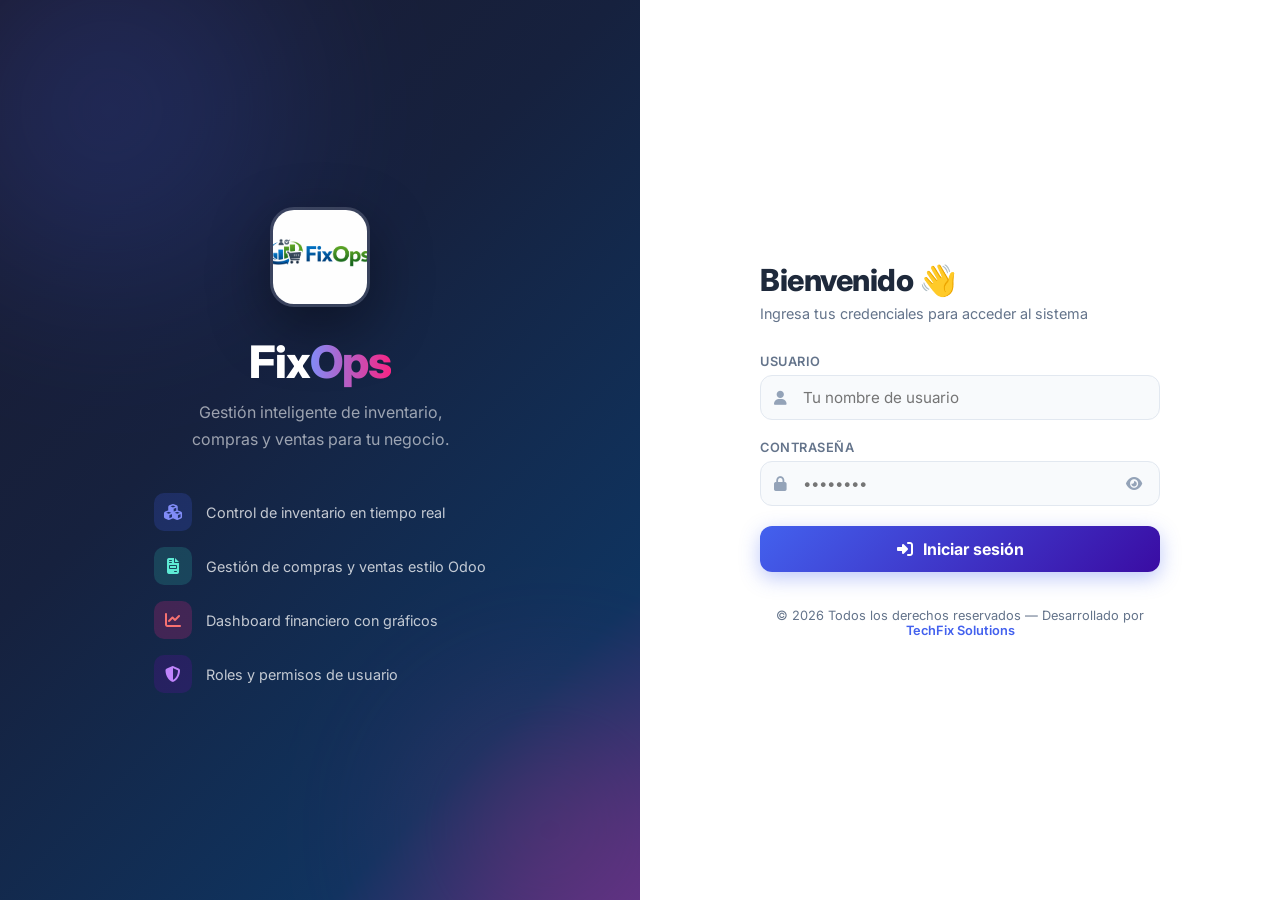
<file: login.html>
<!DOCTYPE html>
<html lang="es">

<head>
    <meta charset="utf-8">
    <meta name="viewport" content="width=device-width,initial-scale=1">
    <meta name="description" content="FixOps — Sistema de Gestión de Inventario. Inicia sesión para continuar.">
    <title>FixOps — Iniciar Sesión</title>
    <link rel="preconnect" href="https://fonts.googleapis.com">
    <link rel="preconnect" href="https://fonts.gstatic.com" crossorigin>
    <link href="https://fonts.googleapis.com/css2?family=Inter:wght@300;400;500;600;700;800&display=swap"
        rel="stylesheet">
    <link rel="stylesheet" href="https://cdnjs.cloudflare.com/ajax/libs/font-awesome/6.5.2/css/all.min.css">
    <script src="config.js"></script>
    <script src="auth.js" defer></script>

    <style>
        *,
        *::before,
        *::after {
            box-sizing: border-box;
            margin: 0;
            padding: 0;
        }

        :root {
            --primary: #4361ee;
            --primary-d: #3a0ca3;
            --secondary: #7209b7;
            --accent: #f72585;
            --text: #1e293b;
            --text-muted: #64748b;
            --border: #e2e8f0;
            --card: #ffffff;
            --bg: #f0f2f8;
        }

        html,
        body {
            height: 100%;
            font-family: 'Inter', system-ui, sans-serif;
            background: var(--bg);
            color: var(--text);
        }

        /* ── Layout split ── */
        .login-wrap {
            display: grid;
            grid-template-columns: 1fr 1fr;
            min-height: 100vh;
        }

        /* ── Panel izquierdo (hero) ── */
        .hero-panel {
            background: linear-gradient(135deg, #1a1a2e 0%, #16213e 40%, #0f3460 80%, #533483 100%);
            display: flex;
            flex-direction: column;
            justify-content: center;
            align-items: center;
            padding: 60px 48px;
            position: relative;
            overflow: hidden;
        }

        /* Orbes decorativos */
        .hero-panel::before,
        .hero-panel::after {
            content: '';
            position: absolute;
            border-radius: 50%;
            filter: blur(80px);
            opacity: 0.25;
            pointer-events: none;
        }

        .hero-panel::before {
            width: 420px;
            height: 420px;
            background: radial-gradient(circle, #4361ee, transparent);
            top: -100px;
            left: -100px;
            animation: floatOrb 8s ease-in-out infinite;
        }

        .hero-panel::after {
            width: 300px;
            height: 300px;
            background: radial-gradient(circle, #f72585, transparent);
            bottom: -80px;
            right: -60px;
            animation: floatOrb 10s ease-in-out infinite reverse;
        }

        @keyframes floatOrb {

            0%,
            100% {
                transform: translate(0, 0) scale(1);
            }

            50% {
                transform: translate(20px, 30px) scale(1.08);
            }
        }

        .hero-logo {
            width: 100px;
            height: 100px;
            border-radius: 24px;
            object-fit: cover;
            border: 3px solid rgba(255, 255, 255, 0.15);
            box-shadow: 0 20px 60px rgba(0, 0, 0, 0.4);
            margin-bottom: 28px;
            position: relative;
            z-index: 1;
            animation: popIn 0.7s cubic-bezier(0.34, 1.56, 0.64, 1) both;
        }

        @keyframes popIn {
            from {
                opacity: 0;
                transform: scale(0.7) translateY(20px);
            }

            to {
                opacity: 1;
                transform: scale(1) translateY(0);
            }
        }

        .hero-title {
            font-size: 2.8rem;
            font-weight: 800;
            color: #fff;
            letter-spacing: -1px;
            margin-bottom: 10px;
            position: relative;
            z-index: 1;
            animation: slideUp 0.6s ease both 0.1s;
        }

        .hero-title span {
            background: linear-gradient(90deg, #818cf8, #f72585);
            -webkit-background-clip: text;
            -webkit-text-fill-color: transparent;
            background-clip: text;
        }

        .hero-subtitle {
            font-size: 1rem;
            color: rgba(255, 255, 255, 0.58);
            text-align: center;
            max-width: 300px;
            line-height: 1.7;
            position: relative;
            z-index: 1;
            animation: slideUp 0.6s ease both 0.2s;
        }

        .hero-features {
            margin-top: 40px;
            display: flex;
            flex-direction: column;
            gap: 16px;
            position: relative;
            z-index: 1;
            animation: slideUp 0.6s ease both 0.3s;
        }

        .hero-feature {
            display: flex;
            align-items: center;
            gap: 14px;
            color: rgba(255, 255, 255, 0.75);
            font-size: 0.9rem;
        }

        .hero-feature .feat-icon {
            width: 38px;
            height: 38px;
            border-radius: 10px;
            display: flex;
            align-items: center;
            justify-content: center;
            font-size: 1rem;
            flex-shrink: 0;
        }

        @keyframes slideUp {
            from {
                opacity: 0;
                transform: translateY(24px);
            }

            to {
                opacity: 1;
                transform: translateY(0);
            }
        }

        /* ── Panel derecho (formulario) ── */
        .form-panel {
            display: flex;
            flex-direction: column;
            justify-content: center;
            align-items: center;
            padding: 60px 48px;
            background: var(--card);
            position: relative;
        }

        .form-card {
            width: 100%;
            max-width: 400px;
            animation: slideUp 0.5s ease both 0.15s;
        }

        .form-greeting {
            margin-bottom: 32px;
        }

        .form-greeting h1 {
            font-size: 1.9rem;
            font-weight: 800;
            color: var(--text);
            margin-bottom: 6px;
            letter-spacing: -0.5px;
        }

        .form-greeting p {
            color: var(--text-muted);
            font-size: 0.9rem;
        }

        /* Input groups */
        .input-group {
            display: flex;
            flex-direction: column;
            gap: 6px;
            margin-bottom: 20px;
        }

        .input-group label {
            font-size: 0.8rem;
            font-weight: 600;
            color: var(--text-muted);
            text-transform: uppercase;
            letter-spacing: 0.5px;
        }

        .input-wrap {
            position: relative;
        }

        .input-wrap i.input-icon {
            position: absolute;
            left: 14px;
            top: 50%;
            transform: translateY(-50%);
            color: #94a3b8;
            font-size: 0.9rem;
            pointer-events: none;
            transition: color 0.2s;
        }

        .input-wrap input {
            width: 100%;
            padding: 12px 16px 12px 42px;
            border: 1.5px solid var(--border);
            border-radius: 12px;
            font-size: 0.95rem;
            font-family: inherit;
            background: #f8fafc;
            color: var(--text);
            outline: none;
            transition: all 0.2s;
        }

        .input-wrap input:focus {
            border-color: var(--primary);
            background: #fff;
            box-shadow: 0 0 0 3px rgba(67, 97, 238, 0.12);
        }

        .input-wrap input:focus+i.input-icon,
        .input-wrap:focus-within i.input-icon {
            color: var(--primary);
        }

        .input-wrap .toggle-pass {
            position: absolute;
            right: 14px;
            top: 50%;
            transform: translateY(-50%);
            background: none;
            border: none;
            cursor: pointer;
            color: #94a3b8;
            font-size: 0.9rem;
            padding: 4px;
            transition: color 0.2s;
        }

        .input-wrap .toggle-pass:hover {
            color: var(--primary);
        }

        /* Botón submit */
        .login-btn {
            width: 100%;
            padding: 13px;
            background: linear-gradient(135deg, var(--primary), var(--primary-d));
            color: white;
            border: none;
            border-radius: 12px;
            font-size: 1rem;
            font-weight: 700;
            font-family: inherit;
            cursor: pointer;
            transition: all 0.25s;
            display: flex;
            align-items: center;
            justify-content: center;
            gap: 10px;
            box-shadow: 0 6px 20px rgba(67, 97, 238, 0.35);
            margin-top: 8px;
            position: relative;
            overflow: hidden;
        }

        .login-btn::after {
            content: '';
            position: absolute;
            inset: 0;
            background: linear-gradient(135deg, rgba(255, 255, 255, 0.15), transparent);
            opacity: 0;
            transition: opacity 0.2s;
        }

        .login-btn:hover {
            transform: translateY(-2px);
            box-shadow: 0 10px 28px rgba(67, 97, 238, 0.45);
        }

        .login-btn:hover::after {
            opacity: 1;
        }

        .login-btn:active {
            transform: scale(0.98);
        }

        .login-btn.loading {
            pointer-events: none;
            opacity: 0.75;
        }

        /* Spinner inline */
        .spin {
            animation: spin 0.8s linear infinite;
        }

        @keyframes spin {
            to {
                transform: rotate(360deg);
            }
        }

        /* Mensaje de estado */
        .login-msg {
            margin-top: 18px;
            padding: 12px 16px;
            border-radius: 10px;
            font-size: 0.875rem;
            font-weight: 500;
            display: none;
            border-left: 4px solid;
            animation: slideUp 0.3s ease;
        }

        .login-msg.error {
            display: flex;
            align-items: center;
            gap: 8px;
            background: #fee2e2;
            color: #991b1b;
            border-color: #ef4444;
        }

        .login-msg.success {
            display: flex;
            align-items: center;
            gap: 8px;
            background: #dcfce7;
            color: #166534;
            border-color: #22c55e;
        }

        .login-msg.info {
            display: flex;
            align-items: center;
            gap: 8px;
            background: #dbeafe;
            color: #1e40af;
            border-color: #3b82f6;
        }

        /* Footer */
        .form-footer {
            margin-top: 36px;
            text-align: center;
            font-size: 0.8rem;
            color: var(--text-muted);
        }

        .form-footer a {
            color: var(--primary);
            text-decoration: none;
            font-weight: 600;
        }

        .form-footer a:hover {
            text-decoration: underline;
        }

        /* ── Responsive ── */
        @media (max-width: 800px) {
            .login-wrap {
                grid-template-columns: 1fr;
            }

            .hero-panel {
                padding: 40px 24px;
                min-height: 220px;
            }

            .hero-features {
                display: none;
            }

            .hero-title {
                font-size: 2rem;
            }

            .form-panel {
                padding: 40px 24px;
            }
        }
    </style>
</head>

<body>
    <div class="login-wrap">

        <!-- ===== PANEL HERO ===== -->
        <div class="hero-panel">
            <img src="assets/img/logo.png" alt="FixOps Logo" class="hero-logo">
            <div class="hero-title">Fix<span>Ops</span></div>
            <p class="hero-subtitle">Gestión inteligente de inventario, compras y ventas para tu negocio.</p>

            <div class="hero-features">
                <div class="hero-feature">
                    <div class="feat-icon" style="background:rgba(67,97,238,0.2); color:#818cf8;">
                        <i class="fas fa-cubes"></i>
                    </div>
                    <span>Control de inventario en tiempo real</span>
                </div>
                <div class="hero-feature">
                    <div class="feat-icon" style="background:rgba(46,196,182,0.2); color:#5eead4;">
                        <i class="fas fa-file-invoice"></i>
                    </div>
                    <span>Gestión de compras y ventas estilo Odoo</span>
                </div>
                <div class="hero-feature">
                    <div class="feat-icon" style="background:rgba(247,37,133,0.2); color:#f87171;">
                        <i class="fas fa-chart-line"></i>
                    </div>
                    <span>Dashboard financiero con gráficos</span>
                </div>
                <div class="hero-feature">
                    <div class="feat-icon" style="background:rgba(114,9,183,0.2); color:#c084fc;">
                        <i class="fas fa-shield-alt"></i>
                    </div>
                    <span>Roles y permisos de usuario</span>
                </div>
            </div>
        </div>

        <!-- ===== PANEL FORM ===== -->
        <div class="form-panel">
            <div class="form-card">
                <div class="form-greeting">
                    <h1>Bienvenido 👋</h1>
                    <p>Ingresa tus credenciales para acceder al sistema</p>
                </div>

                <form id="loginForm" autocomplete="off" novalidate>

                    <div class="input-group">
                        <label for="login_user">Usuario</label>
                        <div class="input-wrap">
                            <i class="fas fa-user input-icon"></i>
                            <input id="login_user" type="text" placeholder="Tu nombre de usuario" required
                                autocomplete="username">
                        </div>
                    </div>

                    <div class="input-group">
                        <label for="login_pass">Contraseña</label>
                        <div class="input-wrap">
                            <i class="fas fa-lock input-icon"></i>
                            <input id="login_pass" type="password" placeholder="••••••••" required
                                autocomplete="current-password">
                            <button type="button" class="toggle-pass" id="togglePass" tabindex="-1"
                                title="Mostrar/ocultar contraseña">
                                <i class="fas fa-eye" id="togglePassIcon"></i>
                            </button>
                        </div>
                    </div>

                    <button type="submit" class="login-btn" id="loginSubmitBtn">
                        <i class="fas fa-sign-in-alt" id="loginBtnIcon"></i>
                        <span id="loginBtnText">Iniciar sesión</span>
                    </button>

                    <div class="login-msg" id="loginMessage"></div>
                </form>

                <div class="form-footer">
                    <p>© 2026 Todos los derechos reservados &mdash; Desarrollado por
                        <a href="https://techfixsolutions.site" target="_blank" rel="noopener">TechFix Solutions</a>
                    </p>
                </div>
            </div>
        </div>

    </div>

    <script>
        // Toggle contraseña
        document.getElementById('togglePass').addEventListener('click', () => {
            const passEl = document.getElementById('login_pass');
            const icon = document.getElementById('togglePassIcon');
            const isPass = passEl.type === 'password';
            passEl.type = isPass ? 'text' : 'password';
            icon.className = isPass ? 'fas fa-eye-slash' : 'fas fa-eye';
        });

        // Helpers mensaje
        function showMsg(msg, type) {
            const el = document.getElementById('loginMessage');
            const icons = { error: 'fa-circle-exclamation', success: 'fa-circle-check', info: 'fa-circle-info' };
            el.className = 'login-msg ' + type;
            el.innerHTML = `<i class="fas ${icons[type] || icons.info}"></i> ${msg}`;
        }

        // Estado botón
        function setLoading(loading) {
            const btn = document.getElementById('loginSubmitBtn');
            const icon = document.getElementById('loginBtnIcon');
            const txt = document.getElementById('loginBtnText');
            btn.classList.toggle('loading', loading);
            icon.className = loading ? 'fas fa-circle-notch spin' : 'fas fa-sign-in-alt';
            txt.textContent = loading ? 'Verificando...' : 'Iniciar sesión';
        }

        // Submit
        document.getElementById('loginForm').addEventListener('submit', async (e) => {
            e.preventDefault();
            const user = document.getElementById('login_user').value.trim();
            const pass = document.getElementById('login_pass').value;

            if (!user || !pass) {
                showMsg('Completa usuario y contraseña.', 'error');
                return;
            }

            setLoading(true);

            try {
                await new Promise(r => setTimeout(r, 200)); // Esperar auth.js
                const result = await window.InvAuth.login(user, pass);
                if (result.success) {
                    showMsg('¡Acceso concedido! Redirigiendo...', 'success');
                    setTimeout(() => location.href = 'index.html', 900);
                } else {
                    showMsg(result.message || 'Credenciales incorrectas.', 'error');
                    setLoading(false);
                }
            } catch (err) {
                showMsg('Error de conexión. Intenta de nuevo.', 'error');
                setLoading(false);
            }
        });

        // Enter en usuario → foco en contraseña
        document.getElementById('login_user').addEventListener('keydown', (e) => {
            if (e.key === 'Enter') {
                e.preventDefault();
                document.getElementById('login_pass').focus();
            }
        });
    </script>
</body>

</html>
</file>
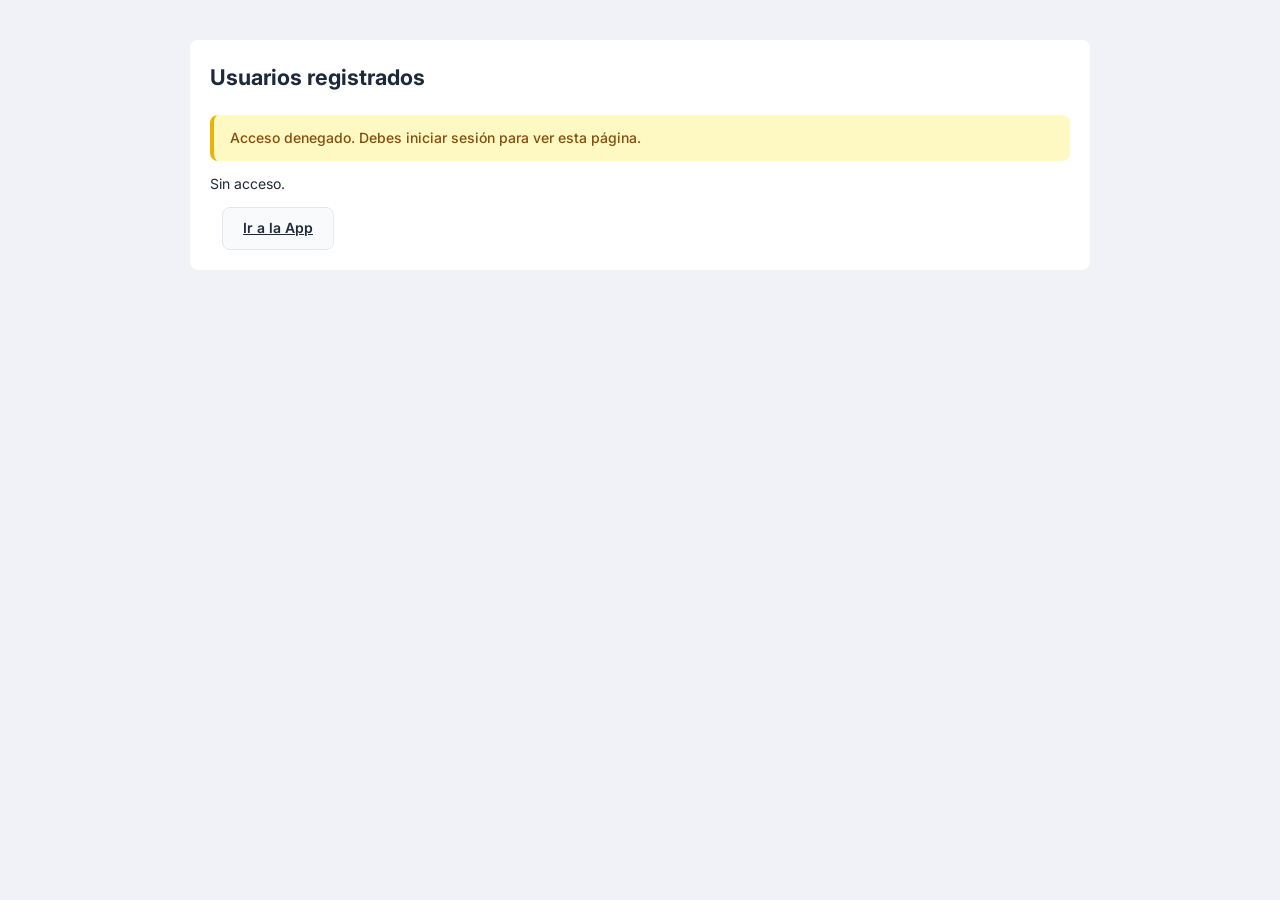
<file: users.html>
<!DOCTYPE html>
<html lang="es">
<head>
    <meta charset="utf-8">
    <meta name="viewport" content="width=device-width,initial-scale=1">
    <title>Usuarios - Inventarios</title>
    <link rel="stylesheet" href="estilo.css">
    <script src="auth.js" defer></script>
    <style>.container{max-width:900px;margin:40px auto;padding:20px;background:#fff;border-radius:8px} .user-row{display:flex;justify-content:space-between;padding:8px;border-bottom:1px solid #eee}</style>
</head>
<body>
    <div class="container">
        <h2>Usuarios registrados</h2>
        <div id="authInfo" class="status-message" style="display:block;margin-bottom:12px"></div>
        <div id="usersList"></div>
        <div style="margin-top:12px">
            <button id="logoutBtn" class="btn danger-btn">Cerrar sesión</button>
            <a href="index.html" style="margin-left:12px" class="btn secondary-btn">Ir a la App</a>
        </div>
    </div>

    <script>
        document.addEventListener('DOMContentLoaded', ()=>{
            const info = document.getElementById('authInfo');
            const list = document.getElementById('usersList');
            const logoutBtn = document.getElementById('logoutBtn');

            const user = InvAuth.currentUser();
            if(!user){
                info.className='status-message warning';
                info.innerText = 'Acceso denegado. Debes iniciar sesión para ver esta página.';
                list.innerHTML = '<p>Sin acceso.</p>';
                logoutBtn.style.display='none';
                return;
            }

            info.className='status-message success';
            info.innerText = 'Sesión iniciada como: ' + user;

            const users = InvAuth.getUsers();
            const rows = Object.keys(users).map(u=>{
                const created = users[u] && users[u].created ? users[u].created : '-';
                return `<div class="user-row"><div><strong>${u}</strong></div><div>Creado: ${created}</div></div>`;
            }).join('');

            list.innerHTML = rows || '<p>No hay usuarios.</p>';

            logoutBtn.addEventListener('click', ()=>{
                InvAuth.logout();
                window.location.href = 'login.html';
            });
        });
    </script>
</body>
</html>
</file>
<file: estilo.css>
@import url('https://fonts.googleapis.com/css2?family=Inter:wght@300;400;500;600;700;800&display=swap');

/* =====================================================
   VARIABLES DE DISEÑO — LIGHT MODE
   ===================================================== */
:root {
  --primary-color: #4361ee;
  --primary-dark: #3a0ca3;
  --primary-light: rgba(67, 97, 238, 0.10);
  --secondary-color: #2ec4b6;
  --secondary-dark: #27a89b;
  --danger-color: #e63946;
  --warning-color: #ff9f1c;
  --success-color: #2ec97c;
  --info-color: #4cc9f0;

  --bg: #f0f2f8;
  --card-bg: #ffffff;
  --sidebar-bg: #1a1a2e;
  --sidebar-bg2: #16213e;
  --sidebar-text: #cbd5e1;
  --sidebar-active: rgba(67, 97, 238, 0.18);
  --sidebar-hover: rgba(255, 255, 255, 0.07);

  --text: #1e293b;
  --text-muted: #64748b;
  --border: #e2e8f0;
  --input-bg: #f8fafc;

  --glass-border: rgba(255, 255, 255, 0.3);
  --glass-shadow: 0 8px 32px rgba(31, 38, 135, 0.10);
  --card-shadow: 0 4px 24px rgba(0, 0, 0, 0.07);
  --hover-shadow: 0 8px 32px rgba(67, 97, 238, 0.15);

  --sidebar-width: 260px;
  --sidebar-collapsed-width: 68px;
  --topbar-height: 60px;
  --radius: 12px;
  --radius-sm: 8px;
  --transition: all 0.25s cubic-bezier(0.4, 0, 0.2, 1);
}

/* =====================================================
   DARK MODE
   ===================================================== */
body.dark-mode {
  --bg: #0f172a;
  --card-bg: #1e293b;
  --border: #334155;
  --text: #f1f5f9;
  --text-muted: #94a3b8;
  --input-bg: #0f172a;
  --sidebar-bg: #020617;
  --sidebar-bg2: #0f172a;
  --glass-shadow: 0 8px 32px rgba(0,0,0,0.4);
  --card-shadow: 0 4px 24px rgba(0,0,0,0.3);
}

/* =====================================================
   BASE
   ===================================================== */
*, *::before, *::after {
  box-sizing: border-box;
  margin: 0;
  padding: 0;
}

html { scroll-behavior: smooth; }

body {
  font-family: 'Inter', 'Segoe UI', system-ui, sans-serif;
  background-color: var(--bg);
  color: var(--text);
  line-height: 1.6;
  font-size: 14px;
  transition: background 0.3s ease, color 0.3s ease;
}

/* =====================================================
   LAYOUT
   ===================================================== */
.dashboard-container {
  display: flex;
  min-height: 100vh;
}

/* =====================================================
   SIDEBAR
   ===================================================== */
.sidebar {
  width: var(--sidebar-width);
  background: linear-gradient(180deg, var(--sidebar-bg) 0%, var(--sidebar-bg2) 100%);
  color: var(--sidebar-text);
  display: flex;
  flex-direction: column;
  position: fixed;
  top: 0;
  left: 0;
  height: 100vh;
  z-index: 1000;
  transition: width 0.28s cubic-bezier(0.4, 0, 0.2, 1);
  overflow: hidden;
  box-shadow: 4px 0 24px rgba(0,0,0,0.15);
}

.sidebar.collapsed {
  width: var(--sidebar-collapsed-width);
}

.sidebar-header {
  display: flex;
  align-items: center;
  padding: 18px 16px;
  border-bottom: 1px solid rgba(255,255,255,0.06);
  min-height: 80px;
  gap: 12px;
}

.sidebar-toggle {
  background: none;
  border: none;
  color: var(--sidebar-text);
  font-size: 1.2rem;
  cursor: pointer;
  padding: 6px;
  border-radius: 8px;
  transition: var(--transition);
  flex-shrink: 0;
  line-height: 1;
}

.sidebar-toggle:hover {
  background: var(--sidebar-hover);
  color: white;
}

.logo {
  display: flex;
  align-items: center;
  gap: 10px;
  overflow: hidden;
  flex: 1;
}

.logo img {
  width: 38px;
  height: 38px;
  border-radius: 10px;
  object-fit: cover;
  flex-shrink: 0;
  border: 2px solid rgba(255,255,255,0.15);
}

.logo-text {
  font-size: 1.1rem;
  font-weight: 800;
  color: #fff;
  white-space: nowrap;
  letter-spacing: 0.5px;
  transition: opacity 0.2s, width 0.2s;
}

.sidebar.collapsed .logo-text {
  opacity: 0;
  width: 0;
}

/* Sidebar Nav */
.sidebar-nav {
  flex: 1;
  overflow-y: auto;
  overflow-x: hidden;
  padding: 12px 10px;
  scrollbar-width: thin;
  scrollbar-color: rgba(255,255,255,0.1) transparent;
}

.nav-group-label {
  font-size: 0.68rem;
  text-transform: uppercase;
  letter-spacing: 1.2px;
  color: rgba(255,255,255,0.3);
  padding: 12px 8px 6px;
  white-space: nowrap;
  overflow: hidden;
  transition: opacity 0.2s;
}

.sidebar.collapsed .nav-group-label {
  opacity: 0;
}

.sidebar-nav a {
  display: flex;
  align-items: center;
  padding: 10px 12px;
  color: var(--sidebar-text);
  text-decoration: none;
  border-radius: var(--radius-sm);
  margin-bottom: 3px;
  transition: var(--transition);
  position: relative;
  white-space: nowrap;
  overflow: hidden;
  gap: 12px;
}

.sidebar-nav a:hover {
  background: var(--sidebar-hover);
  color: #fff;
}

.sidebar-nav a.active {
  background: var(--sidebar-active);
  color: #818cf8;
  border: 1px solid rgba(129, 140, 248, 0.2);
}

.sidebar-nav a .nav-icon {
  font-size: 1rem;
  width: 20px;
  text-align: center;
  flex-shrink: 0;
}

.sidebar-nav a .nav-label {
  font-size: 0.875rem;
  font-weight: 500;
  transition: opacity 0.2s;
}

.sidebar.collapsed .nav-label {
  opacity: 0;
  width: 0;
  overflow: hidden;
}

/* Nav Badge */
.nav-badge {
  margin-left: auto;
  background: var(--primary-color);
  color: white;
  font-size: 0.68rem;
  font-weight: 700;
  padding: 2px 7px;
  border-radius: 10px;
  flex-shrink: 0;
  transition: opacity 0.2s;
}

.sidebar.collapsed .nav-badge {
  opacity: 0;
}

/* Tooltip en collapsed */
.sidebar.collapsed .sidebar-nav a::after {
  content: attr(data-tooltip);
  position: absolute;
  left: calc(var(--sidebar-collapsed-width) + 8px);
  background: #1e293b;
  color: #f1f5f9;
  font-size: 0.8rem;
  padding: 6px 12px;
  border-radius: 8px;
  white-space: nowrap;
  opacity: 0;
  pointer-events: none;
  transition: opacity 0.2s;
  box-shadow: 0 4px 16px rgba(0,0,0,0.3);
  z-index: 9999;
}

.sidebar.collapsed .sidebar-nav a:hover::after {
  opacity: 1;
}

/* Sidebar Footer */
.sidebar-footer {
  padding: 12px 10px;
  border-top: 1px solid rgba(255,255,255,0.06);
}

.sidebar-footer button {
  width: 100%;
  display: flex;
  align-items: center;
  gap: 12px;
  padding: 10px 12px;
  background: none;
  border: none;
  color: var(--sidebar-text);
  border-radius: var(--radius-sm);
  cursor: pointer;
  font-size: 0.875rem;
  font-weight: 500;
  transition: var(--transition);
  white-space: nowrap;
  overflow: hidden;
}

.sidebar-footer button:hover {
  background: rgba(230, 57, 70, 0.15);
  color: #f87171;
}

.sidebar.collapsed .sidebar-footer button .btn-label {
  opacity: 0;
  width: 0;
  overflow: hidden;
}

/* =====================================================
   TOP BAR
   ===================================================== */
.topbar {
  position: fixed;
  top: 0;
  left: var(--sidebar-width);
  right: 0;
  height: var(--topbar-height);
  background: var(--card-bg);
  border-bottom: 1px solid var(--border);
  display: flex;
  align-items: center;
  justify-content: space-between;
  padding: 0 24px;
  z-index: 900;
  transition: left 0.28s cubic-bezier(0.4, 0, 0.2, 1), background 0.3s;
  box-shadow: 0 1px 8px rgba(0,0,0,0.06);
}

.topbar.sidebar-collapsed {
  left: var(--sidebar-collapsed-width);
}

.breadcrumb {
  display: flex;
  align-items: center;
  gap: 6px;
  font-size: 0.85rem;
  color: var(--text-muted);
}

.breadcrumb .bc-current {
  color: var(--text);
  font-weight: 600;
}

.breadcrumb .bc-sep { color: #cbd5e1; }

.topbar-actions {
  display: flex;
  align-items: center;
  gap: 12px;
}

/* Dark mode toggle */
.dark-toggle {
  background: var(--input-bg);
  border: 1px solid var(--border);
  color: var(--text-muted);
  width: 36px;
  height: 36px;
  border-radius: 50%;
  cursor: pointer;
  display: flex;
  align-items: center;
  justify-content: center;
  font-size: 1rem;
  transition: var(--transition);
}

.dark-toggle:hover {
  border-color: var(--primary-color);
  color: var(--primary-color);
}

.user-chip {
  display: flex;
  align-items: center;
  gap: 8px;
  padding: 6px 12px;
  background: var(--primary-light);
  border-radius: 20px;
  font-size: 0.85rem;
  font-weight: 600;
  color: var(--primary-color);
}

.user-avatar {
  width: 28px;
  height: 28px;
  border-radius: 50%;
  background: linear-gradient(135deg, var(--primary-color), var(--primary-dark));
  color: white;
  display: flex;
  align-items: center;
  justify-content: center;
  font-size: 0.75rem;
  font-weight: 700;
}

/* =====================================================
   MAIN CONTENT
   ===================================================== */
.main-content {
  flex: 1;
  margin-left: var(--sidebar-width);
  padding-top: calc(var(--topbar-height) + 24px);
  padding-bottom: 40px;
  padding-left: 28px;
  padding-right: 28px;
  transition: margin-left 0.28s cubic-bezier(0.4, 0, 0.2, 1);
  min-width: 0;
}

.main-content.sidebar-collapsed {
  margin-left: var(--sidebar-collapsed-width);
}

/* =====================================================
   CONTENT SECTIONS — Animación de entrada
   ===================================================== */
.content-section {
  background: var(--card-bg);
  padding: 28px;
  border-radius: 16px;
  border: 1px solid var(--border);
  box-shadow: var(--card-shadow);
  margin-bottom: 24px;
  animation: sectionIn 0.35s cubic-bezier(0.4, 0, 0.2, 1) both;
  transition: background 0.3s, border-color 0.3s;
}

.content-section:not(.active) {
  display: none;
}

@keyframes sectionIn {
  from { opacity: 0; transform: translateY(16px); }
  to   { opacity: 1; transform: translateY(0); }
}

/* =====================================================
   TYPOGRAPHY
   ===================================================== */
h2 {
  color: var(--text);
  font-size: 1.35rem;
  font-weight: 700;
  margin-bottom: 20px;
  display: flex;
  align-items: center;
  gap: 10px;
}

h2 i { color: var(--primary-color); }

h3 {
  font-size: 1.05rem;
  font-weight: 700;
  color: var(--text);
}

/* =====================================================
   FORMS
   ===================================================== */
.form-grid {
  display: grid;
  grid-template-columns: repeat(auto-fit, minmax(260px, 1fr));
  gap: 18px;
  margin-bottom: 20px;
}

.form-grid.single-col { grid-template-columns: 1fr; }

.form-group {
  display: flex;
  flex-direction: column;
}

.form-group label {
  margin-bottom: 6px;
  font-size: 0.82rem;
  font-weight: 600;
  color: var(--text-muted);
  text-transform: uppercase;
  letter-spacing: 0.4px;
}

input:not([type="checkbox"]),
select,
textarea {
  padding: 10px 14px;
  border: 1.5px solid var(--border);
  border-radius: var(--radius-sm);
  font-size: 0.9rem;
  font-family: inherit;
  background: var(--input-bg);
  color: var(--text);
  transition: var(--transition);
}

input:not([type="checkbox"]):focus,
select:focus,
textarea:focus {
  border-color: var(--primary-color);
  outline: none;
  box-shadow: 0 0 0 3px var(--primary-light);
  background: var(--card-bg);
}

input:disabled,
select:disabled,
textarea:disabled {
  opacity: 0.6;
  cursor: not-allowed;
  background: var(--border);
}

/* =====================================================
   BUTTONS
   ===================================================== */
.btn {
  padding: 9px 20px;
  border: none;
  border-radius: var(--radius-sm);
  cursor: pointer;
  font-size: 0.875rem;
  font-weight: 600;
  font-family: inherit;
  transition: var(--transition);
  display: inline-flex;
  align-items: center;
  justify-content: center;
  gap: 7px;
  white-space: nowrap;
}

.btn:active { transform: scale(0.96); }
.btn:disabled { opacity: 0.55; cursor: not-allowed; }

.primary-btn {
  background: linear-gradient(135deg, var(--primary-color), var(--primary-dark));
  color: white;
  box-shadow: 0 4px 14px rgba(67, 97, 238, 0.30);
}
.primary-btn:hover:not(:disabled) {
  transform: translateY(-1px);
  box-shadow: 0 6px 20px rgba(67, 97, 238, 0.40);
}

.secondary-btn {
  background: var(--input-bg);
  color: var(--text);
  border: 1.5px solid var(--border);
}
.secondary-btn:hover:not(:disabled) {
  border-color: var(--primary-color);
  color: var(--primary-color);
  background: var(--primary-light);
}

.danger-btn {
  background: linear-gradient(135deg, var(--danger-color), #c1121f);
  color: white;
  box-shadow: 0 4px 14px rgba(230, 57, 70, 0.28);
}
.danger-btn:hover:not(:disabled) {
  transform: translateY(-1px);
  box-shadow: 0 6px 20px rgba(230, 57, 70, 0.38);
}

.btn-icon {
  background: none;
  border: none;
  cursor: pointer;
  padding: 6px 8px;
  border-radius: 6px;
  font-size: 0.95rem;
  transition: var(--transition);
  color: var(--text-muted);
}
.btn-icon:hover { background: var(--primary-light); color: var(--primary-color); }
.btn-icon.danger:hover { background: rgba(230, 57, 70, 0.1); color: var(--danger-color); }

/* =====================================================
   STATUS MESSAGES
   ===================================================== */
.status-message {
  margin-top: 16px;
  padding: 12px 16px;
  border-radius: var(--radius-sm);
  font-size: 0.875rem;
  font-weight: 500;
  display: none;
  border-left: 4px solid;
}
.status-message.success { background:#dcfce7; color:#166534; border-color:#22c55e; display:block; }
.status-message.error   { background:#fee2e2; color:#991b1b; border-color:#ef4444; display:block; }
.status-message.info    { background:#dbeafe; color:#1e40af; border-color:#3b82f6; display:block; }
.status-message.warning { background:#fef9c3; color:#854d0e; border-color:#eab308; display:block; }

/* =====================================================
   DATA TABLES — Pro style
   ===================================================== */
.data-table {
  width: 100%;
  border-collapse: collapse;
  font-size: 0.875rem;
}

.data-table thead tr {
  background: var(--bg);
  border-bottom: 2px solid var(--border);
}

.data-table th {
  padding: 11px 14px;
  text-align: left;
  font-weight: 700;
  font-size: 0.78rem;
  text-transform: uppercase;
  letter-spacing: 0.5px;
  color: var(--text-muted);
  white-space: nowrap;
  cursor: pointer;
  user-select: none;
}

.data-table th:hover { color: var(--primary-color); }

.data-table th .sort-icon {
  margin-left: 4px;
  opacity: 0.4;
  font-size: 0.75rem;
}

.data-table th.sorted-asc .sort-icon,
.data-table th.sorted-desc .sort-icon { opacity: 1; color: var(--primary-color); }

.data-table td {
  padding: 11px 14px;
  border-bottom: 1px solid var(--border);
  color: var(--text);
  transition: background 0.1s;
}

.data-table tbody tr {
  transition: background 0.15s;
}

.data-table tbody tr:hover td {
  background: var(--primary-light);
}

.data-table tbody tr:last-child td { border-bottom: none; }

/* Paginación */
.table-pagination {
  display: flex;
  align-items: center;
  justify-content: space-between;
  padding: 14px 0 4px;
  flex-wrap: wrap;
  gap: 10px;
}

.page-info {
  font-size: 0.82rem;
  color: var(--text-muted);
}

.page-btns {
  display: flex;
  gap: 4px;
}

.page-btn {
  min-width: 32px;
  height: 32px;
  padding: 0 8px;
  border: 1.5px solid var(--border);
  background: var(--card-bg);
  color: var(--text);
  border-radius: 8px;
  cursor: pointer;
  font-size: 0.82rem;
  font-weight: 600;
  transition: var(--transition);
  font-family: inherit;
}
.page-btn:hover { border-color: var(--primary-color); color: var(--primary-color); }
.page-btn.active { background: var(--primary-color); color: white; border-color: var(--primary-color); }
.page-btn:disabled { opacity: 0.4; cursor: not-allowed; }

/* =====================================================
   DASHBOARD STATS
   ===================================================== */
.stats-grid {
  display: grid;
  grid-template-columns: repeat(auto-fit, minmax(190px, 1fr));
  gap: 18px;
  margin-bottom: 28px;
}

.stat-card {
  background: var(--card-bg);
  padding: 22px;
  border-radius: 14px;
  border: 1px solid var(--border);
  box-shadow: var(--card-shadow);
  position: relative;
  overflow: hidden;
  transition: transform 0.2s, box-shadow 0.2s;
}
.stat-card:hover { transform: translateY(-3px); box-shadow: var(--hover-shadow); }

.stat-card::before {
  content: '';
  position: absolute;
  top: 0; right: 0;
  width: 80px; height: 80px;
  border-radius: 50%;
  opacity: 0.08;
  transform: translate(20px, -20px);
}

.stat-card.ventas   { border-top: 3px solid var(--primary-color); }
.stat-card.ventas::before { background: var(--primary-color); }
.stat-card.compras  { border-top: 3px solid var(--info-color); }
.stat-card.compras::before { background: var(--info-color); }
.stat-card.ganancias { border-top: 3px solid var(--success-color); }
.stat-card.ganancias::before { background: var(--success-color); }
.stat-card.gastos   { border-top: 3px solid var(--danger-color); }
.stat-card.gastos::before { background: var(--danger-color); }

.stat-value {
  font-size: 1.7rem;
  font-weight: 800;
  margin: 8px 0 4px;
  color: var(--text);
  line-height: 1;
}

.stat-label {
  color: var(--text-muted);
  font-size: 0.8rem;
  font-weight: 500;
  text-transform: uppercase;
  letter-spacing: 0.5px;
}

.stat-icon {
  font-size: 1.5rem;
  margin-bottom: 8px;
}

.stat-card.ventas   .stat-icon { color: var(--primary-color); }
.stat-card.compras  .stat-icon { color: var(--info-color); }
.stat-card.ganancias .stat-icon { color: var(--success-color); }
.stat-card.gastos   .stat-icon { color: var(--danger-color); }

/* =====================================================
   CHARTS
   ===================================================== */
.chart-container {
  width: 100%;
  height: 380px;
  margin: 20px 0;
}

/* =====================================================
   MODALS
   ===================================================== */
.modal-overlay {
  position: fixed;
  inset: 0;
  background: rgba(15, 23, 42, 0.55);
  backdrop-filter: blur(4px);
  z-index: 2000;
  display: flex;
  align-items: center;
  justify-content: center;
  animation: fadeOverlay 0.2s ease;
}

@keyframes fadeOverlay {
  from { opacity: 0; }
  to   { opacity: 1; }
}

.modal-box {
  background: var(--card-bg);
  border-radius: 16px;
  box-shadow: 0 24px 80px rgba(0,0,0,0.25);
  width: 90%;
  max-width: 520px;
  animation: modalIn 0.28s cubic-bezier(0.34, 1.56, 0.64, 1) both;
  border: 1px solid var(--border);
  display: flex;
  flex-direction: column;
  max-height: 92vh;
}

@keyframes modalIn {
  from { opacity: 0; transform: scale(0.92) translateY(20px); }
  to   { opacity: 1; transform: scale(1) translateY(0); }
}

.modal-header {
  display: flex;
  align-items: center;
  justify-content: space-between;
  padding: 20px 24px;
  border-bottom: 1px solid var(--border);
  flex-shrink: 0;
}

.modal-header h3 {
  display: flex;
  align-items: center;
  gap: 10px;
  color: var(--text);
}

.modal-header h3 i { color: var(--primary-color); }

.modal-close {
  background: none;
  border: none;
  font-size: 1.4rem;
  cursor: pointer;
  color: var(--text-muted);
  line-height: 1;
  padding: 4px 8px;
  border-radius: 6px;
  transition: var(--transition);
}
.modal-close:hover { background: var(--border); color: var(--text); }

.modal-body {
  padding: 24px;
  overflow-y: auto;
  flex: 1;
}

.modal-footer {
  padding: 16px 24px;
  border-top: 1px solid var(--border);
  display: flex;
  justify-content: flex-end;
  gap: 10px;
  flex-shrink: 0;
  flex-wrap: wrap;
}

/* =====================================================
   ORDERS (sistema de pedidos)
   ===================================================== */
.odoo-list-header {
  display: flex;
  justify-content: space-between;
  align-items: center;
  margin-bottom: 18px;
  padding-bottom: 14px;
  border-bottom: 2px solid var(--border);
}

.odoo-pipeline-filter {
  display: flex;
  gap: 6px;
  margin-bottom: 15px;
  flex-wrap: wrap;
}

.pipeline-filter-btn {
  padding: 6px 16px;
  border: 1.5px solid var(--border);
  border-radius: 20px;
  background: var(--card-bg);
  color: var(--text-muted);
  font-size: 0.8rem;
  font-weight: 600;
  font-family: inherit;
  cursor: pointer;
  transition: var(--transition);
}
.pipeline-filter-btn:hover { border-color: var(--primary-color); color: var(--primary-color); }
.pipeline-filter-btn.active { background: var(--primary-color); color: white; border-color: var(--primary-color); }

.odoo-orders-table { font-size: 0.875rem; }
.odoo-orders-table tbody tr { cursor: pointer; }
.odoo-orders-table tbody tr:hover td { background: var(--primary-light); }

.status-badge {
  display: inline-block;
  padding: 3px 10px;
  border-radius: 20px;
  font-size: 0.75rem;
  font-weight: 700;
  letter-spacing: 0.03em;
  text-transform: capitalize;
}
.badge-borrador   { background: #f1f5f9; color: #475569; }
.badge-confirmado { background: #dbeafe; color: #1d4ed8; }
.badge-completado { background: #dcfce7; color: #166534; }
.badge-cancelado  { background: #fee2e2; color: #991b1b; }

/* Pipeline (modal detalle) */
.pipeline-step {
  padding: 5px 14px;
  border-radius: 20px;
  font-size: 0.8rem;
  font-weight: 600;
  background: var(--bg);
  color: var(--text-muted);
  transition: var(--transition);
}
.pipeline-step.active { background: var(--primary-color); color: white; }
.pipeline-step.done   { background: #dcfce7; color: #166534; }
.pipeline-step.cancelled { background: #fee2e2; color: #991b1b; }
.pipeline-arrow { color: var(--border); font-size: 1.1rem; }

/* Order table */
.order-header {
  display: grid;
  grid-template-columns: repeat(auto-fit, minmax(200px, 1fr));
  gap: 16px;
  background: var(--bg);
  padding: 18px;
  border-radius: var(--radius);
  border: 1px solid var(--border);
  margin-bottom: 18px;
}

.order-table {
  width: 100%;
  border-collapse: separate;
  border-spacing: 0 6px;
  margin-top: 12px;
}
.order-table th {
  text-align: left;
  padding: 10px 12px;
  color: var(--text-muted);
  font-size: 0.78rem;
  font-weight: 700;
  text-transform: uppercase;
  letter-spacing: 0.4px;
  border-bottom: 2px solid var(--border);
}
.order-table td {
  padding: 9px 12px;
  background: var(--card-bg);
  border-top: 1px solid var(--border);
  border-bottom: 1px solid var(--border);
}
.order-table td:first-child { border-left: 1px solid var(--border); border-radius: 8px 0 0 8px; }
.order-table td:last-child  { border-right: 1px solid var(--border); border-radius: 0 8px 8px 0; }

.totals-section {
  float: right;
  width: 280px;
  margin-top: 20px;
  padding: 18px;
  background: var(--bg);
  border-radius: var(--radius);
  border: 1px solid var(--border);
}
.total-row {
  display: flex;
  justify-content: space-between;
  padding: 7px 0;
  border-bottom: 1px solid var(--border);
  font-size: 0.88rem;
  color: var(--text-muted);
}
.total-row.grand-total {
  border-bottom: none;
  font-size: 1.1rem;
  font-weight: 800;
  color: var(--primary-color);
  margin-top: 8px;
}
.line-actions {
  display: flex;
  gap: 12px;
  margin-top: 12px;
  border-top: 1px dashed var(--border);
  padding-top: 12px;
}

/* =====================================================
   KANBAN (Contactos)
   ===================================================== */
.kanban-board {
  display: grid;
  grid-template-columns: repeat(auto-fill, minmax(240px, 1fr));
  gap: 18px;
  margin-top: 18px;
}

.kanban-card {
  background: var(--card-bg);
  border: 1px solid var(--border);
  border-radius: 14px;
  padding: 18px;
  cursor: pointer;
  transition: var(--transition);
  box-shadow: var(--card-shadow);
}
.kanban-card:hover { transform: translateY(-4px); box-shadow: var(--hover-shadow); border-color: rgba(67, 97, 238, 0.3); }

/* =====================================================
   PRODUCT DETAILS
   ===================================================== */
.product-details {
  margin-top: 14px;
  padding: 14px;
  border-left: 4px solid var(--primary-color);
  background: var(--bg);
  border-radius: 0 var(--radius-sm) var(--radius-sm) 0;
}
.product-details.hidden { display: none; }

/* =====================================================
   SEARCH
   ===================================================== */
.search-container { position: relative; }

.smart-dropdown {
  position: absolute;
  top: 100%;
  left: 0;
  right: 0;
  background: var(--card-bg);
  border: 1px solid var(--border);
  border-radius: var(--radius-sm);
  box-shadow: 0 8px 24px rgba(0,0,0,0.12);
  z-index: 1000;
  max-height: 250px;
  overflow-y: auto;
}

.smart-dropdown div {
  padding: 10px 14px;
  cursor: pointer;
  font-size: 0.875rem;
  transition: background 0.12s;
  border-bottom: 1px solid var(--border);
}
.smart-dropdown div:hover { background: var(--primary-light); color: var(--primary-color); }
.smart-dropdown div:last-child { border-bottom: none; }

/* =====================================================
   MISC UTILITIES
   ===================================================== */
.full-width { grid-column: 1 / -1; }
.hidden { display: none !important; }

.badge {
  display: inline-block;
  padding: 2px 8px;
  border-radius: 20px;
  font-size: 0.72rem;
  font-weight: 700;
}

/* Scrollbar global */
::-webkit-scrollbar { width: 6px; height: 6px; }
::-webkit-scrollbar-track { background: transparent; }
::-webkit-scrollbar-thumb { background: var(--border); border-radius: 3px; }
::-webkit-scrollbar-thumb:hover { background: var(--text-muted); }

/* =====================================================
   RESPONSIVE — TABLET
   ===================================================== */
@media (max-width: 1024px) {
  :root {
    --sidebar-width: 220px;
  }
}

/* =====================================================
   RESPONSIVE — MOBILE
   ===================================================== */
@media (max-width: 768px) {
  :root {
    --sidebar-width: 100%;
    --sidebar-collapsed-width: 0px;
  }

  .sidebar {
    width: 100%;
    height: auto;
    position: relative;
    flex-direction: row;
    flex-wrap: wrap;
    padding: 0;
    box-shadow: none;
  }

  .sidebar-header {
    padding: 12px 16px;
    width: 100%;
    min-height: auto;
  }

  .sidebar-nav {
    display: flex;
    flex-direction: row;
    overflow-x: auto;
    padding: 8px 12px;
    width: 100%;
    border-top: 1px solid rgba(255,255,255,0.06);
  }

  .sidebar-nav a {
    flex-shrink: 0;
    padding: 8px 14px;
    margin-bottom: 0;
    margin-right: 4px;
    font-size: 0.8rem;
  }

  .nav-group-label { display: none; }
  .sidebar-footer { display: none; }

  .main-content {
    margin-left: 0 !important;
    padding: 16px;
    padding-top: 16px;
  }

  .topbar { display: none; }

  .dashboard-container { flex-direction: column; }

  .stats-grid { grid-template-columns: repeat(2, 1fr); }
  .form-grid  { grid-template-columns: 1fr; }

  .totals-section { float: none; width: 100%; }

  .odoo-list-header { flex-wrap: wrap; gap: 10px; }
}

@media (max-width: 480px) {
  .stats-grid { grid-template-columns: 1fr 1fr; }
  .modal-box { width: 96%; }
  .modal-header, .modal-body, .modal-footer { padding: 16px; }
}
</file>
